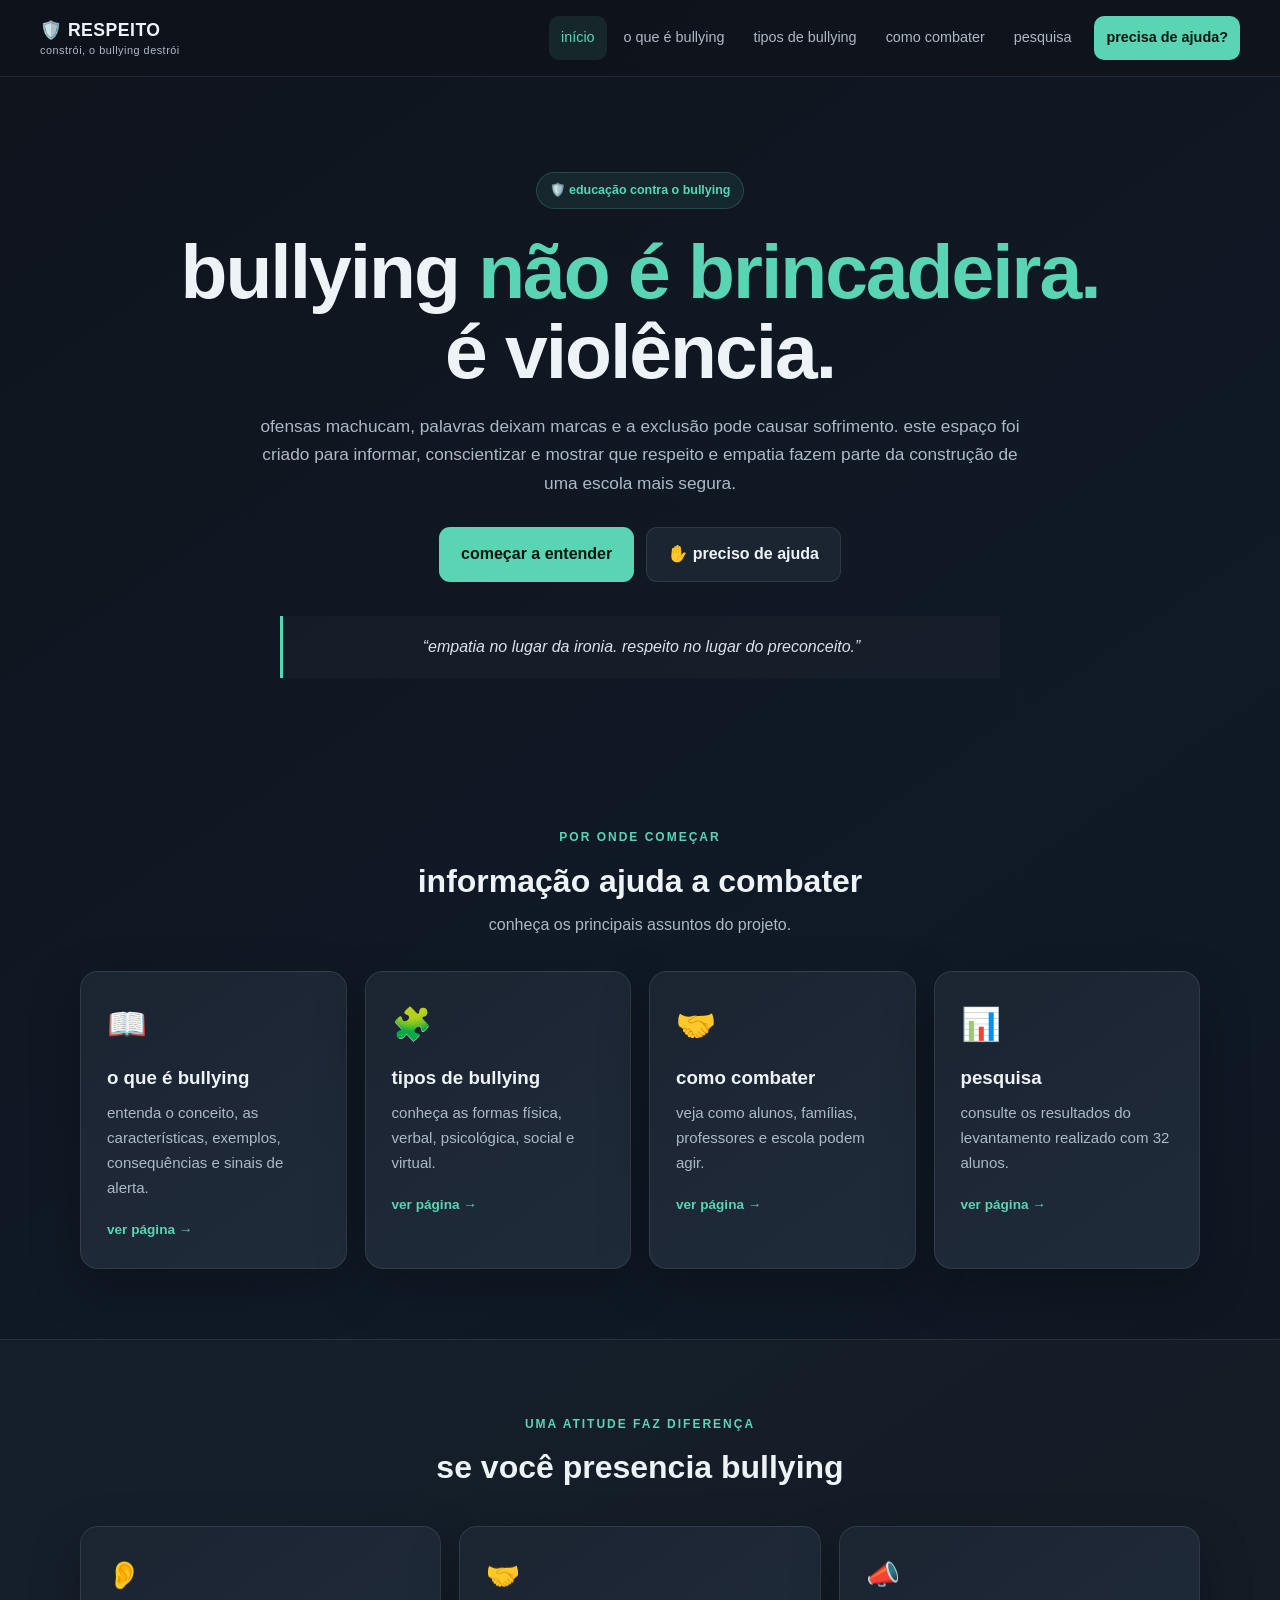
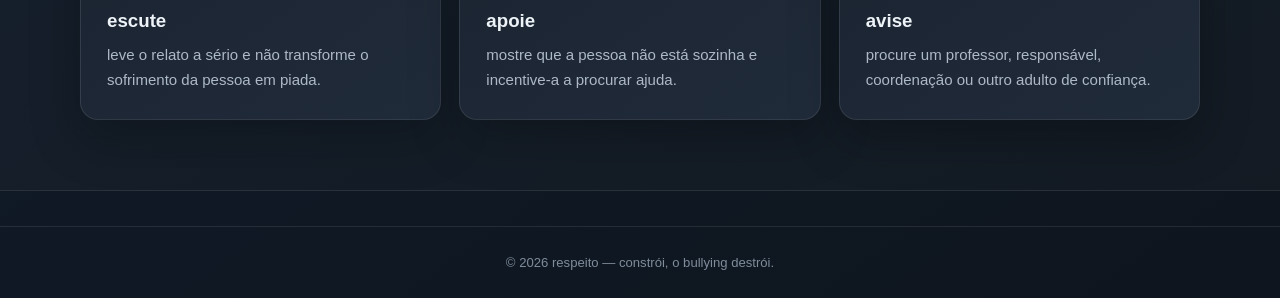
<file: index.html>
<!DOCTYPE html>
<html lang="pt-BR">
<head><meta charset="UTF-8"><meta name="viewport" content="width=device-width, initial-scale=1.0">
<meta name="description" content="site educativo sobre bullying, prevenção, respeito e denúncia.">
<title>início | respeito</title><link rel="stylesheet" href="style.css"></head>
<body>
<header><div class="nav-wrap"><a class="logo" href="index.html">🛡️ RESPEITO<span>constrói, o bullying destrói</span></a>
<button class="menu-toggle" id="menuToggle" aria-label="abrir menu">☰</button><nav id="navMenu"><ul>
<li><a class="nav-link ativo" href="index.html">início</a></li><li><a class="nav-link" href="sobre.html">o que é bullying</a></li>
<li><a class="nav-link" href="tipos.html">tipos de bullying</a></li><li><a class="nav-link" href="combate.html">como combater</a></li>
<li><a class="nav-link" href="pesquisa.html">pesquisa</a></li><li><a class="btn-ajuda" href="contato.html">precisa de ajuda?</a></li>
</ul></nav></div></header>
<main>
<section class="hero"><div class="container"><span class="badge">🛡️ educação contra o bullying</span>
<h1>bullying <span>não é brincadeira.</span><br>é violência.</h1>
<p class="hero-text">ofensas machucam, palavras deixam marcas e a exclusão pode causar sofrimento. este espaço foi criado para informar, conscientizar e mostrar que respeito e empatia fazem parte da construção de uma escola mais segura.</p>
<div class="actions"><a class="btn primary" href="sobre.html">começar a entender</a><a class="btn secondary" href="contato.html">✋ preciso de ajuda</a></div>
<div class="quote">“empatia no lugar da ironia. respeito no lugar do preconceito.”</div></div></section>
<section class="section container"><div class="section-title"><span>por onde começar</span><h2>informação ajuda a combater</h2><p>conheça os principais assuntos do projeto.</p></div>
<div class="cards four">
<a class="card" href="sobre.html"><div class="icon">📖</div><h3>o que é bullying</h3><p>entenda o conceito, as características, exemplos, consequências e sinais de alerta.</p><b>ver página →</b></a>
<a class="card" href="tipos.html"><div class="icon">🧩</div><h3>tipos de bullying</h3><p>conheça as formas física, verbal, psicológica, social e virtual.</p><b>ver página →</b></a>
<a class="card" href="combate.html"><div class="icon">🤝</div><h3>como combater</h3><p>veja como alunos, famílias, professores e escola podem agir.</p><b>ver página →</b></a>
<a class="card" href="pesquisa.html"><div class="icon">📊</div><h3>pesquisa</h3><p>consulte os resultados do levantamento realizado com 32 alunos.</p><b>ver página →</b></a>
</div></section>
<section class="section section-alt"><div class="container"><div class="section-title"><span>uma atitude faz diferença</span><h2>se você presencia bullying</h2></div>
<div class="cards three"><article class="info-card"><div>👂</div><h3>escute</h3><p>leve o relato a sério e não transforme o sofrimento da pessoa em piada.</p></article>
<article class="info-card"><div>🤝</div><h3>apoie</h3><p>mostre que a pessoa não está sozinha e incentive-a a procurar ajuda.</p></article>
<article class="info-card"><div>📣</div><h3>avise</h3><p>procure um professor, responsável, coordenação ou outro adulto de confiança.</p></article></div></div></section>
</main><footer><p>&copy; <span id="ano"></span> respeito — constrói, o bullying destrói.</p></footer>
<script src="script.js"></script></body></html>
</file>
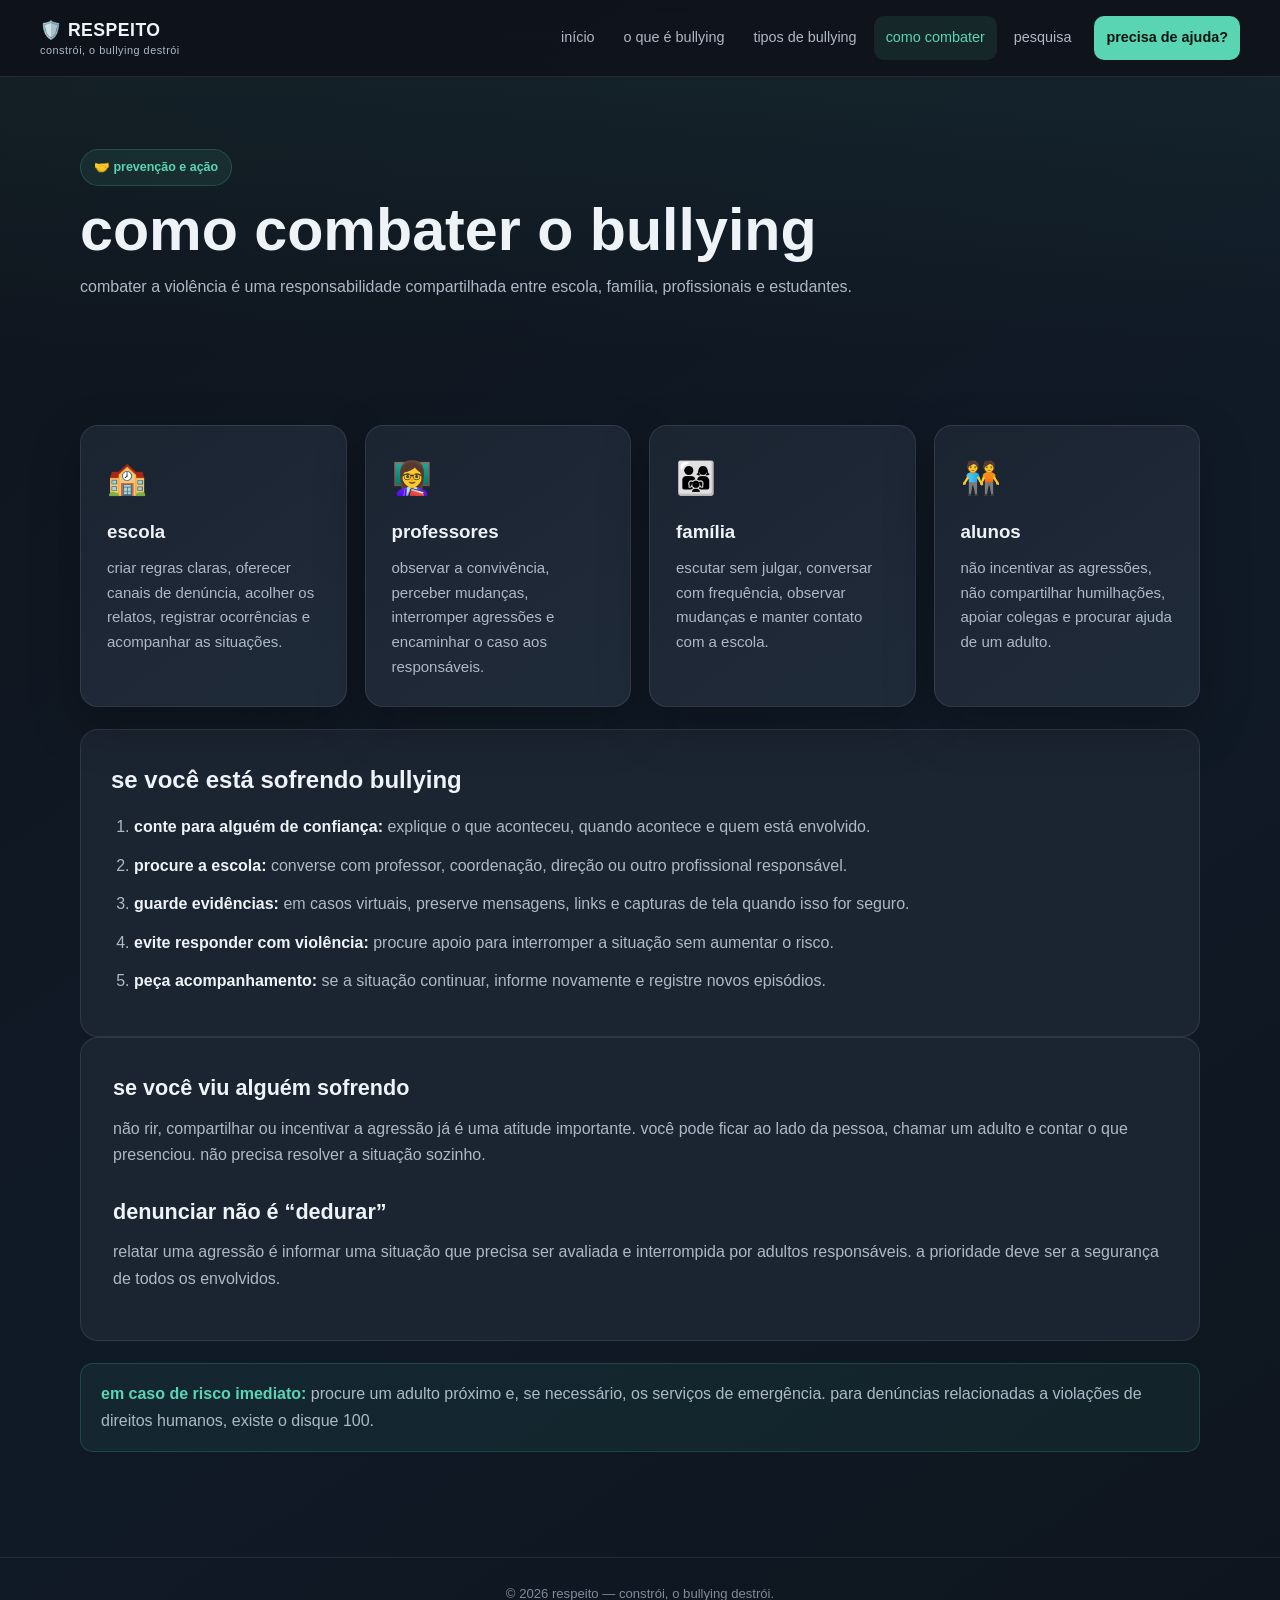
<file: combate.html>
<!DOCTYPE html>
<html lang="pt-BR"><head><meta charset="UTF-8"><meta name="viewport" content="width=device-width, initial-scale=1.0"><title>como combater | respeito</title><link rel="stylesheet" href="style.css"></head>
<body><header><div class="nav-wrap"><a class="logo" href="index.html">🛡️ RESPEITO<span>constrói, o bullying destrói</span></a><button class="menu-toggle" id="menuToggle">☰</button><nav id="navMenu"><ul>
<li><a class="nav-link" href="index.html">início</a></li><li><a class="nav-link" href="sobre.html">o que é bullying</a></li><li><a class="nav-link" href="tipos.html">tipos de bullying</a></li><li><a class="nav-link ativo" href="combate.html">como combater</a></li><li><a class="nav-link" href="pesquisa.html">pesquisa</a></li><li><a class="btn-ajuda" href="contato.html">precisa de ajuda?</a></li>
</ul></nav></div></header><main><section class="page-head"><div class="container"><span class="eyebrow">🤝 prevenção e ação</span><h1>como combater o bullying</h1><p>combater a violência é uma responsabilidade compartilhada entre escola, família, profissionais e estudantes.</p></div></section>
<section class="section container"><div class="cards four">
<article class="role-card"><div class="icon">🏫</div><h3>escola</h3><p>criar regras claras, oferecer canais de denúncia, acolher os relatos, registrar ocorrências e acompanhar as situações.</p></article>
<article class="role-card"><div class="icon">👩‍🏫</div><h3>professores</h3><p>observar a convivência, perceber mudanças, interromper agressões e encaminhar o caso aos responsáveis.</p></article>
<article class="role-card"><div class="icon">👨‍👩‍👧</div><h3>família</h3><p>escutar sem julgar, conversar com frequência, observar mudanças e manter contato com a escola.</p></article>
<article class="role-card"><div class="icon">🧑‍🤝‍🧑</div><h3>alunos</h3><p>não incentivar as agressões, não compartilhar humilhações, apoiar colegas e procurar ajuda de um adulto.</p></article>
</div>
<div class="steps"><h2>se você está sofrendo bullying</h2><ol><li><strong>conte para alguém de confiança:</strong> explique o que aconteceu, quando acontece e quem está envolvido.</li>
<li><strong>procure a escola:</strong> converse com professor, coordenação, direção ou outro profissional responsável.</li>
<li><strong>guarde evidências:</strong> em casos virtuais, preserve mensagens, links e capturas de tela quando isso for seguro.</li>
<li><strong>evite responder com violência:</strong> procure apoio para interromper a situação sem aumentar o risco.</li>
<li><strong>peça acompanhamento:</strong> se a situação continuar, informe novamente e registre novos episódios.</li></ol></div>
<div class="content-box"><h2>se você viu alguém sofrendo</h2><p>não rir, compartilhar ou incentivar a agressão já é uma atitude importante. você pode ficar ao lado da pessoa, chamar um adulto e contar o que presenciou. não precisa resolver a situação sozinho.</p>
<h2>denunciar não é “dedurar”</h2><p>relatar uma agressão é informar uma situação que precisa ser avaliada e interrompida por adultos responsáveis. a prioridade deve ser a segurança de todos os envolvidos.</p></div>
<div class="notice"><strong>em caso de risco imediato:</strong> procure um adulto próximo e, se necessário, os serviços de emergência. para denúncias relacionadas a violações de direitos humanos, existe o disque 100.</div>
</section></main><footer><p>&copy; <span id="ano"></span> respeito — constrói, o bullying destrói.</p></footer><script src="script.js"></script></body></html>
</file>
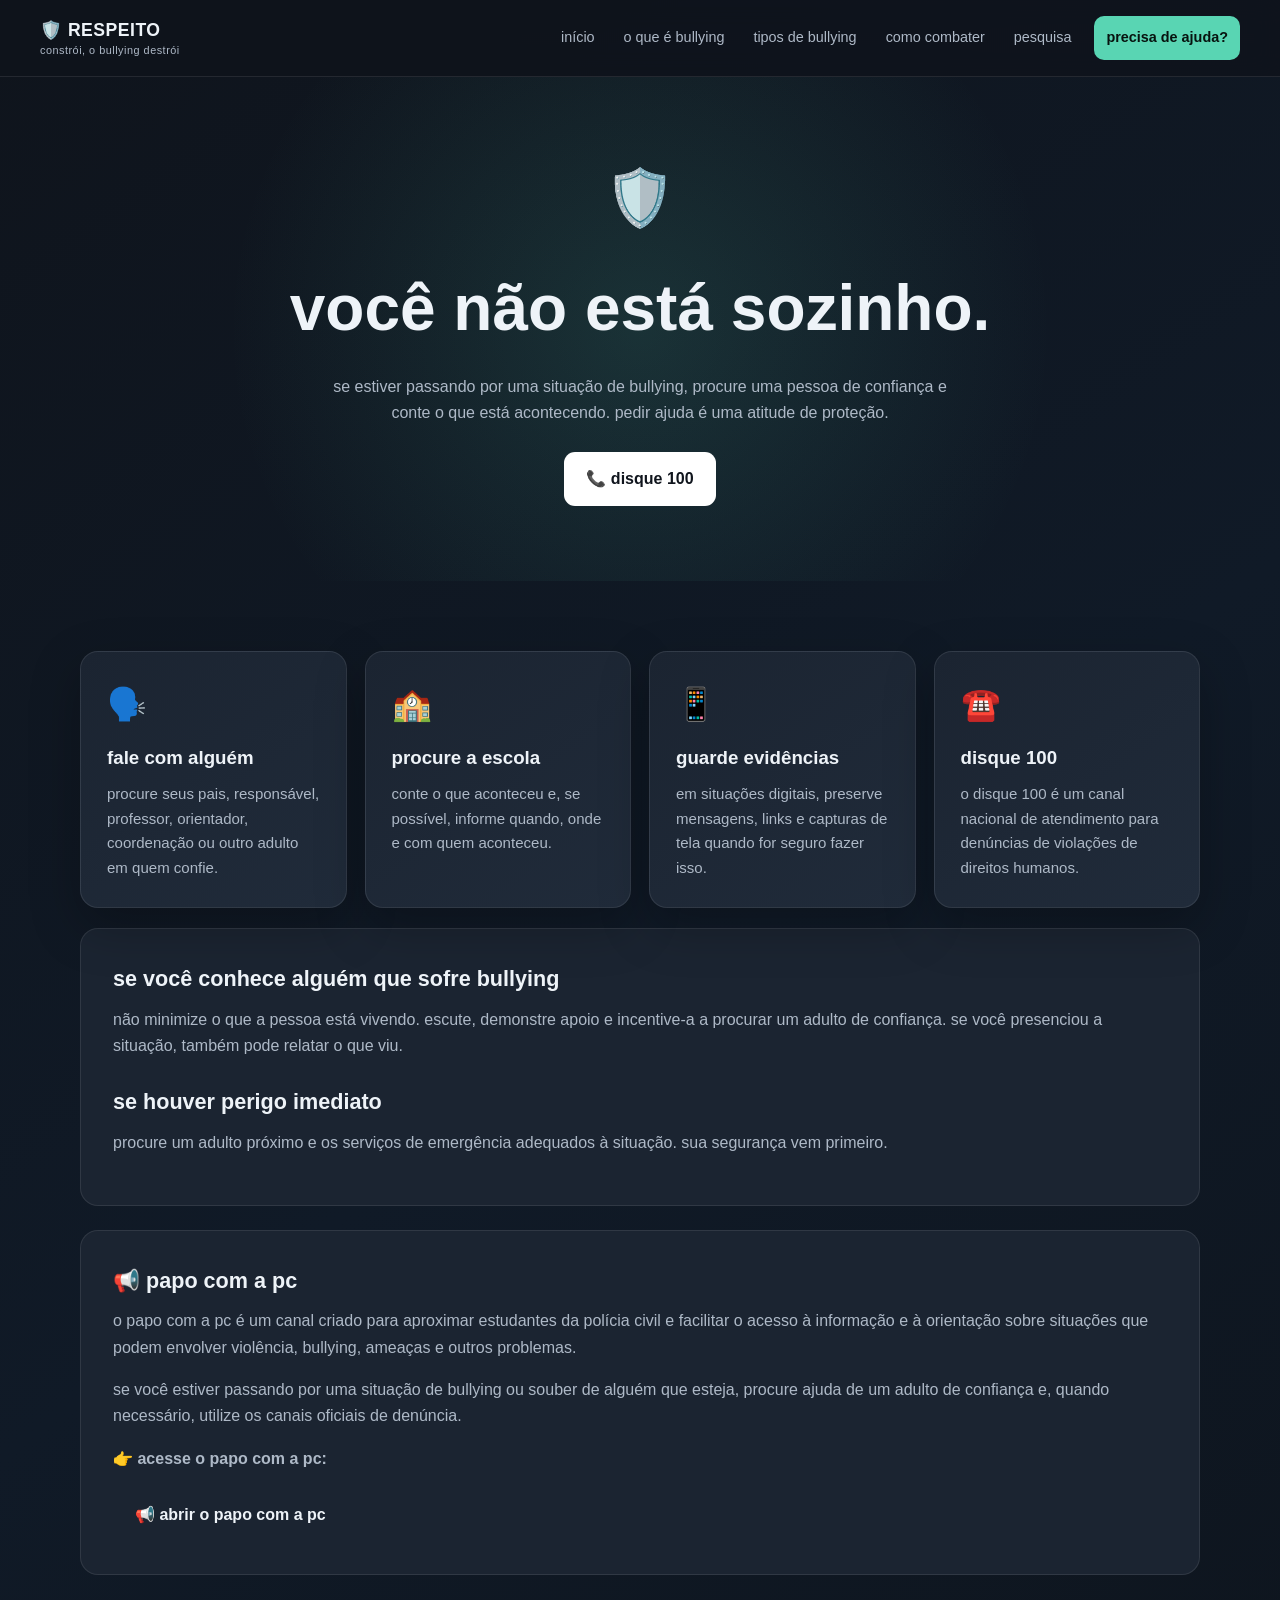
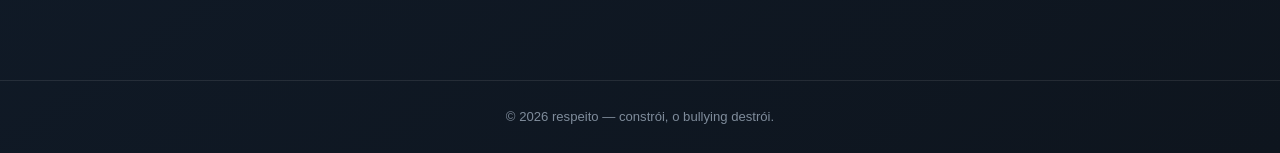
<file: contato.html>
<!DOCTYPE html>
<html lang="pt-BR"><head><meta charset="UTF-8"><meta name="viewport" content="width=device-width, initial-scale=1.0"><title>precisa de ajuda? | respeito</title><link rel="stylesheet" href="style.css"></head>
<body><header><div class="nav-wrap"><a class="logo" href="index.html">🛡️ RESPEITO<span>constrói, o bullying destrói</span></a><button class="menu-toggle" id="menuToggle">☰</button><nav id="navMenu"><ul>
<li><a class="nav-link" href="index.html">início</a></li><li><a class="nav-link" href="sobre.html">o que é bullying</a></li><li><a class="nav-link" href="tipos.html">tipos de bullying</a></li><li><a class="nav-link" href="combate.html">como combater</a></li><li><a class="nav-link" href="pesquisa.html">pesquisa</a></li><li><a class="btn-ajuda ativo" href="contato.html">precisa de ajuda?</a></li>
</ul></nav></div></header><main><section class="help-hero"><div class="container"><div class="help-icon">🛡️</div><h1>você não está sozinho.</h1><p>se estiver passando por uma situação de bullying, procure uma pessoa de confiança e conte o que está acontecendo. pedir ajuda é uma atitude de proteção.</p><a class="btn white" href="tel:100">📞 disque 100</a></div></section>
<section class="section container"><div class="cards four">
<article class="help-card"><div class="icon">🗣️</div><h3>fale com alguém</h3><p>procure seus pais, responsável, professor, orientador, coordenação ou outro adulto em quem confie.</p></article>
<article class="help-card"><div class="icon">🏫</div><h3>procure a escola</h3><p>conte o que aconteceu e, se possível, informe quando, onde e com quem aconteceu.</p></article>
<article class="help-card"><div class="icon">📱</div><h3>guarde evidências</h3><p>em situações digitais, preserve mensagens, links e capturas de tela quando for seguro fazer isso.</p></article>
<article class="help-card"><div class="icon">☎️</div><h3>disque 100</h3><p>o disque 100 é um canal nacional de atendimento para denúncias de violações de direitos humanos.</p></article>
</div><div class="content-box help-box"><h2>se você conhece alguém que sofre bullying</h2><p>não minimize o que a pessoa está vivendo. escute, demonstre apoio e incentive-a a procurar um adulto de confiança. se você presenciou a situação, também pode relatar o que viu.</p><h2>se houver perigo imediato</h2><p>procure um adulto próximo e os serviços de emergência adequados à situação. sua segurança vem primeiro.</p></div>

<div class="content-box help-box" id="papo-com-a-pc" style="margin-top:24px;">
<h2>📢 papo com a pc</h2>
<p>o papo com a pc é um canal criado para aproximar estudantes da polícia civil e facilitar o acesso à informação e à orientação sobre situações que podem envolver violência, bullying, ameaças e outros problemas.</p>
<p>se você estiver passando por uma situação de bullying ou souber de alguém que esteja, procure ajuda de um adulto de confiança e, quando necessário, utilize os canais oficiais de denúncia.</p>
<p><strong>👉 acesse o papo com a pc:</strong></p>
<a class="btn" href="https://share.google/fWw7oKPT0FKXfbp0I" target="_blank" rel="noopener noreferrer">📢 abrir o papo com a pc</a>
</div>

</section></main>
<footer><p>&copy; <span id="ano"></span> respeito — constrói, o bullying destrói.</p></footer><script src="script.js"></script></body></html>
</file>
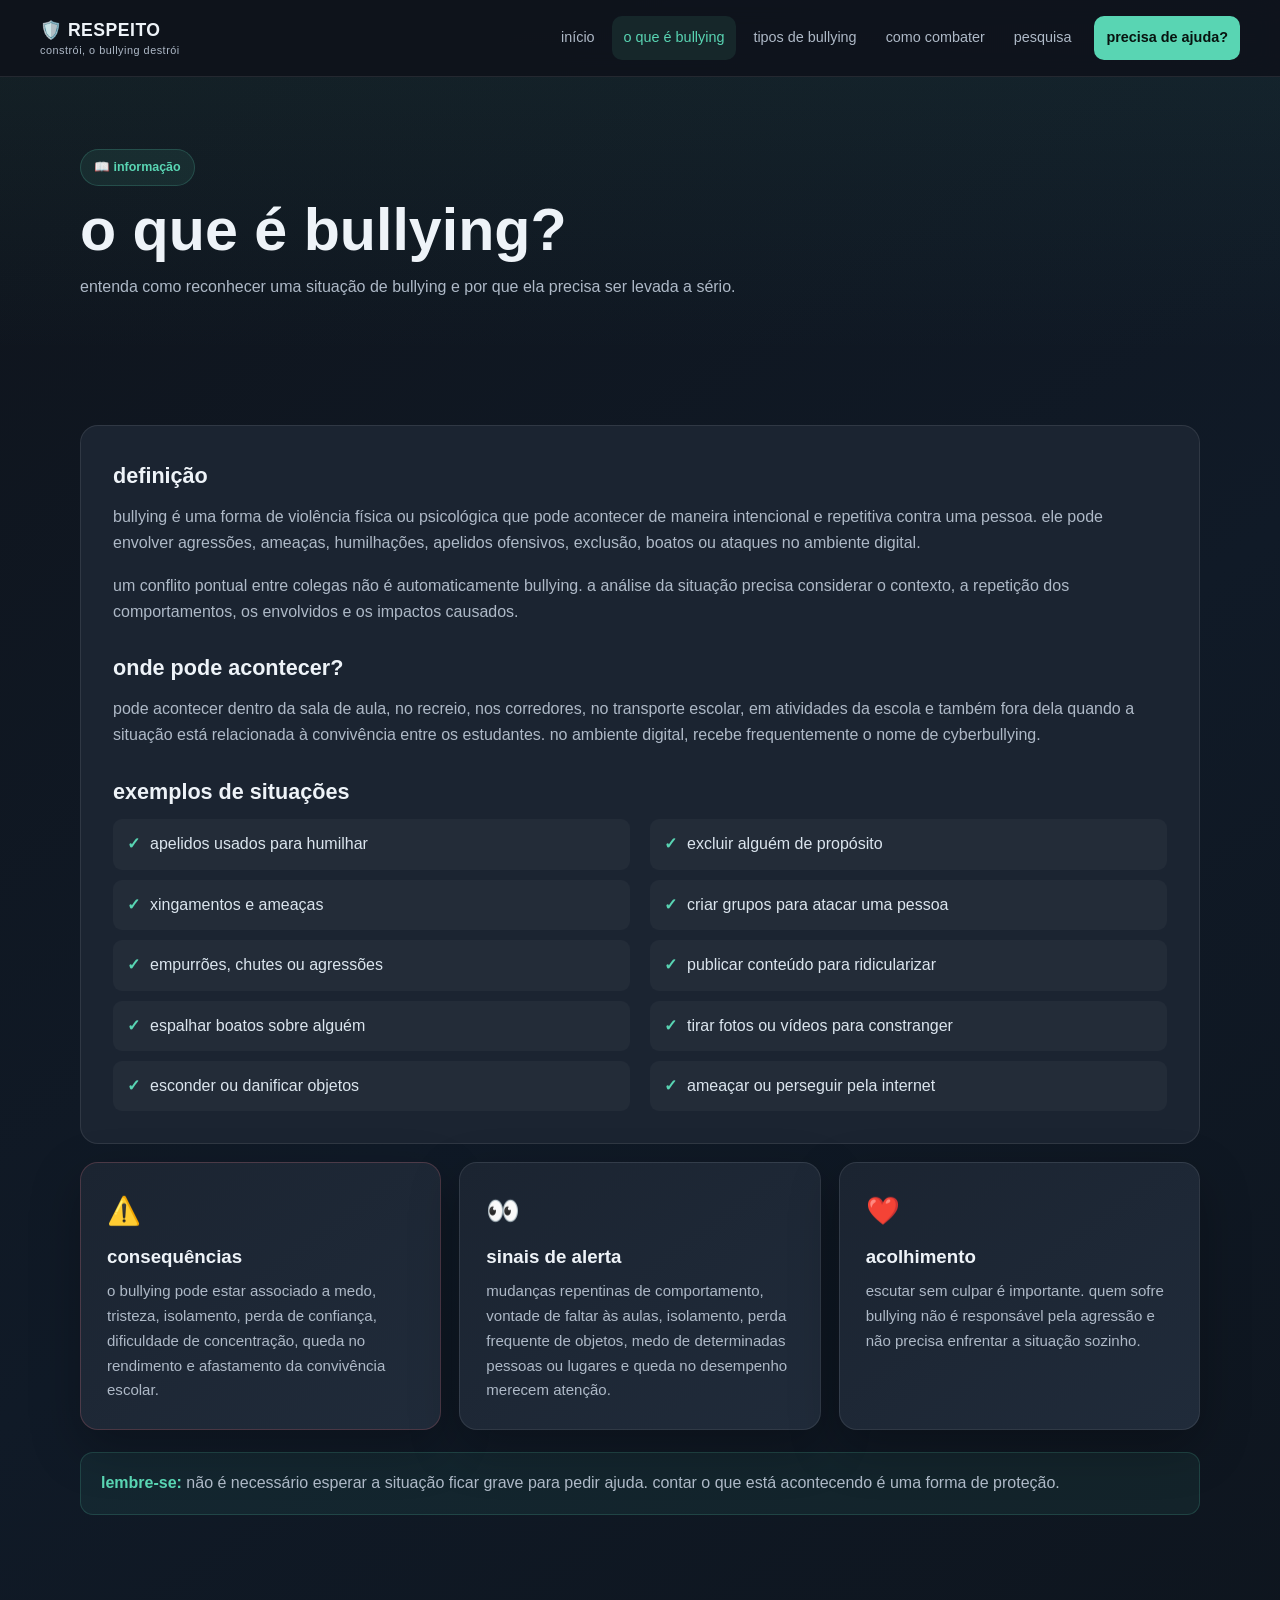
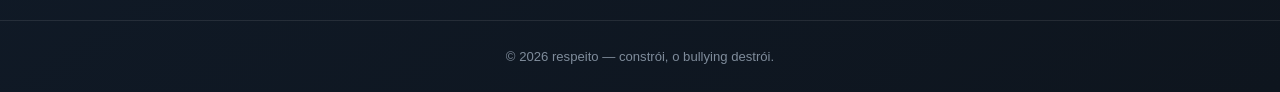
<file: sobre.html>
<!DOCTYPE html>
<html lang="pt-BR"><head><meta charset="UTF-8"><meta name="viewport" content="width=device-width, initial-scale=1.0"><title>o que é bullying | respeito</title><link rel="stylesheet" href="style.css"></head>
<body><header><div class="nav-wrap"><a class="logo" href="index.html">🛡️ RESPEITO<span>constrói, o bullying destrói</span></a><button class="menu-toggle" id="menuToggle">☰</button><nav id="navMenu"><ul>
<li><a class="nav-link" href="index.html">início</a></li><li><a class="nav-link ativo" href="sobre.html">o que é bullying</a></li><li><a class="nav-link" href="tipos.html">tipos de bullying</a></li><li><a class="nav-link" href="combate.html">como combater</a></li><li><a class="nav-link" href="pesquisa.html">pesquisa</a></li><li><a class="btn-ajuda" href="contato.html">precisa de ajuda?</a></li>
</ul></nav></div></header><main>
<section class="page-head"><div class="container"><span class="eyebrow">📖 informação</span><h1>o que é bullying?</h1><p>entenda como reconhecer uma situação de bullying e por que ela precisa ser levada a sério.</p></div></section>
<section class="section container"><div class="content-box">
<h2>definição</h2><p>bullying é uma forma de violência física ou psicológica que pode acontecer de maneira intencional e repetitiva contra uma pessoa. ele pode envolver agressões, ameaças, humilhações, apelidos ofensivos, exclusão, boatos ou ataques no ambiente digital.</p>
<p>um conflito pontual entre colegas não é automaticamente bullying. a análise da situação precisa considerar o contexto, a repetição dos comportamentos, os envolvidos e os impactos causados.</p>
<h2>onde pode acontecer?</h2><p>pode acontecer dentro da sala de aula, no recreio, nos corredores, no transporte escolar, em atividades da escola e também fora dela quando a situação está relacionada à convivência entre os estudantes. no ambiente digital, recebe frequentemente o nome de cyberbullying.</p>
<h2>exemplos de situações</h2><div class="list-grid"><ul class="check-list"><li>apelidos usados para humilhar</li><li>xingamentos e ameaças</li><li>empurrões, chutes ou agressões</li><li>espalhar boatos sobre alguém</li><li>esconder ou danificar objetos</li></ul><ul class="check-list"><li>excluir alguém de propósito</li><li>criar grupos para atacar uma pessoa</li><li>publicar conteúdo para ridicularizar</li><li>tirar fotos ou vídeos para constranger</li><li>ameaçar ou perseguir pela internet</li></ul></div>
</div>
<div class="info-grid"><article class="info-card warning"><div>⚠️</div><h3>consequências</h3><p>o bullying pode estar associado a medo, tristeza, isolamento, perda de confiança, dificuldade de concentração, queda no rendimento e afastamento da convivência escolar.</p></article>
<article class="info-card"><div>👀</div><h3>sinais de alerta</h3><p>mudanças repentinas de comportamento, vontade de faltar às aulas, isolamento, perda frequente de objetos, medo de determinadas pessoas ou lugares e queda no desempenho merecem atenção.</p></article>
<article class="info-card"><div>❤️</div><h3>acolhimento</h3><p>escutar sem culpar é importante. quem sofre bullying não é responsável pela agressão e não precisa enfrentar a situação sozinho.</p></article></div>
<div class="notice"><strong>lembre-se:</strong> não é necessário esperar a situação ficar grave para pedir ajuda. contar o que está acontecendo é uma forma de proteção.</div>
</section></main><footer><p>&copy; <span id="ano"></span> respeito — constrói, o bullying destrói.</p></footer><script src="script.js"></script></body></html>
</file>
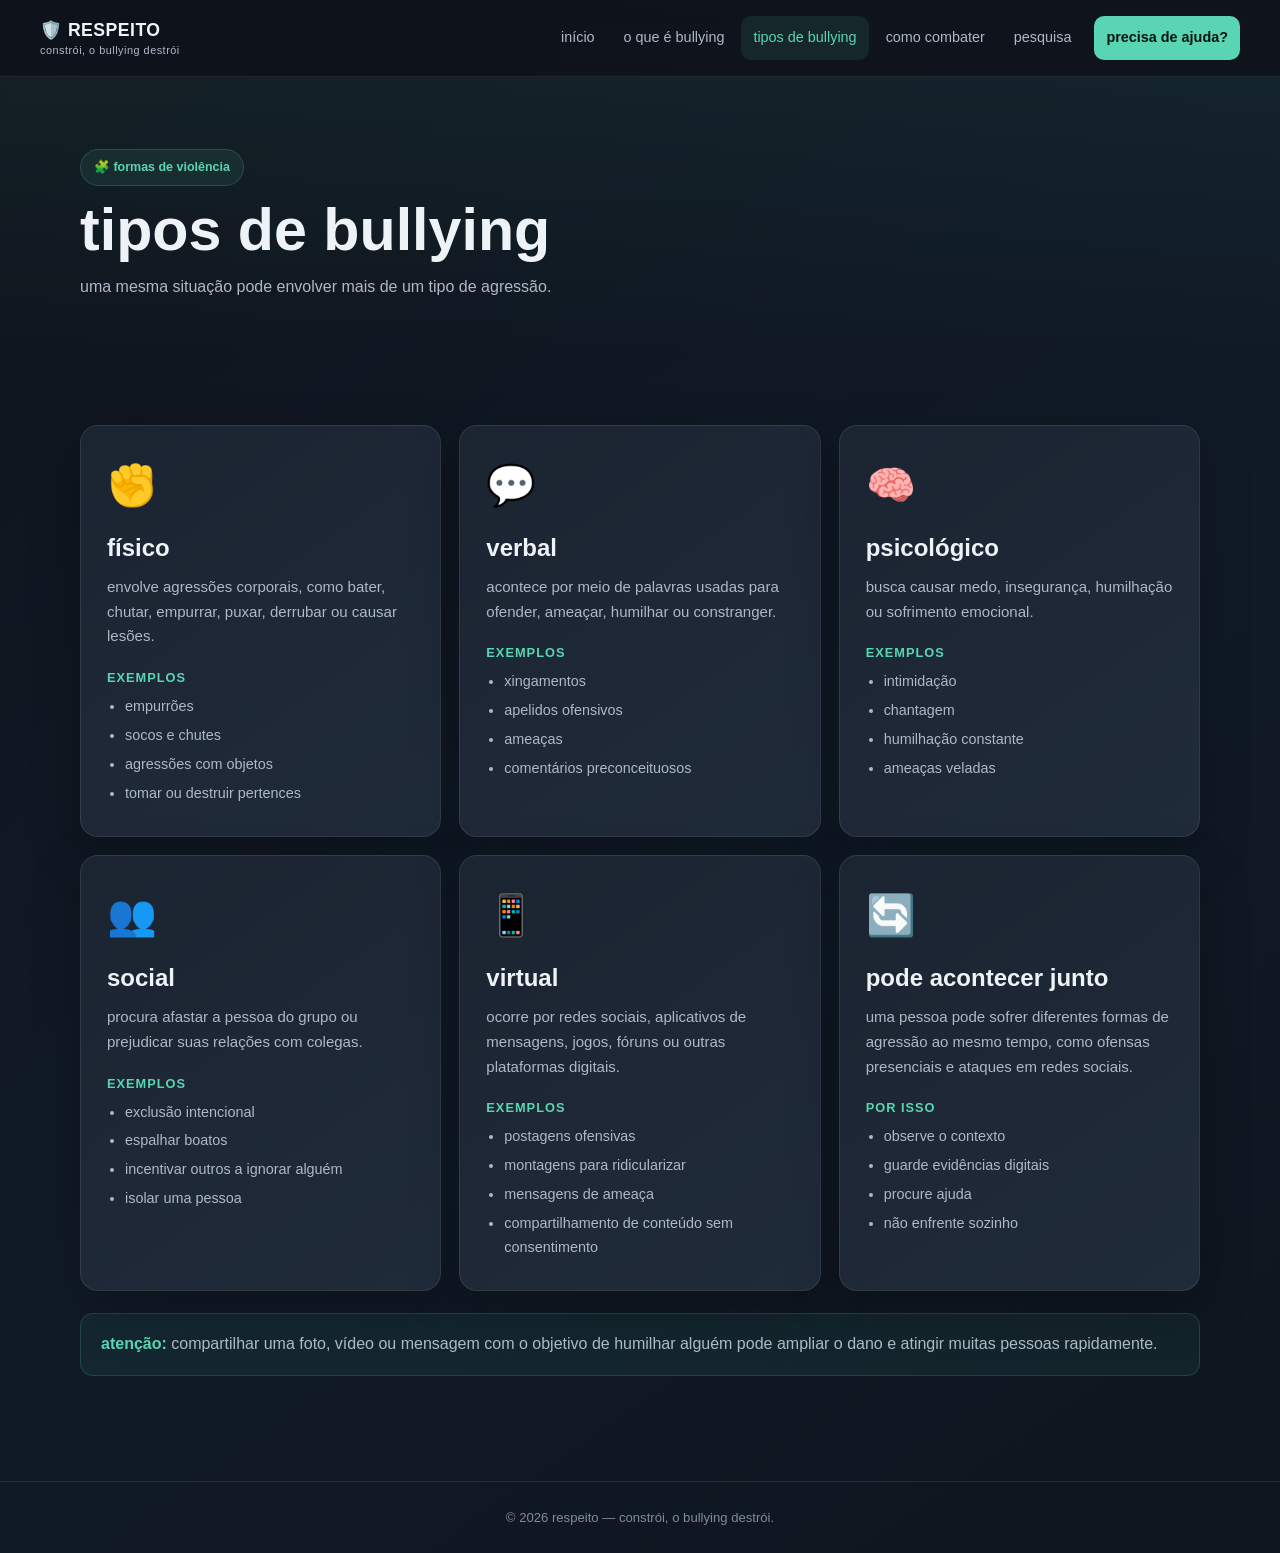
<file: tipos.html>
<!DOCTYPE html>
<html lang="pt-BR"><head><meta charset="UTF-8"><meta name="viewport" content="width=device-width, initial-scale=1.0"><title>tipos de bullying | respeito</title><link rel="stylesheet" href="style.css"></head>
<body><header><div class="nav-wrap"><a class="logo" href="index.html">🛡️ RESPEITO<span>constrói, o bullying destrói</span></a><button class="menu-toggle" id="menuToggle">☰</button><nav id="navMenu"><ul>
<li><a class="nav-link" href="index.html">início</a></li><li><a class="nav-link" href="sobre.html">o que é bullying</a></li><li><a class="nav-link ativo" href="tipos.html">tipos de bullying</a></li><li><a class="nav-link" href="combate.html">como combater</a></li><li><a class="nav-link" href="pesquisa.html">pesquisa</a></li><li><a class="btn-ajuda" href="contato.html">precisa de ajuda?</a></li>
</ul></nav></div></header><main><section class="page-head"><div class="container"><span class="eyebrow">🧩 formas de violência</span><h1>tipos de bullying</h1><p>uma mesma situação pode envolver mais de um tipo de agressão.</p></div></section>
<section class="section container"><div class="cards three">
<article class="type-card"><div class="big-icon">✊</div><h2>físico</h2><p>envolve agressões corporais, como bater, chutar, empurrar, puxar, derrubar ou causar lesões.</p><h4>exemplos</h4><ul><li>empurrões</li><li>socos e chutes</li><li>agressões com objetos</li><li>tomar ou destruir pertences</li></ul></article>
<article class="type-card"><div class="big-icon">💬</div><h2>verbal</h2><p>acontece por meio de palavras usadas para ofender, ameaçar, humilhar ou constranger.</p><h4>exemplos</h4><ul><li>xingamentos</li><li>apelidos ofensivos</li><li>ameaças</li><li>comentários preconceituosos</li></ul></article>
<article class="type-card"><div class="big-icon">🧠</div><h2>psicológico</h2><p>busca causar medo, insegurança, humilhação ou sofrimento emocional.</p><h4>exemplos</h4><ul><li>intimidação</li><li>chantagem</li><li>humilhação constante</li><li>ameaças veladas</li></ul></article>
<article class="type-card"><div class="big-icon">👥</div><h2>social</h2><p>procura afastar a pessoa do grupo ou prejudicar suas relações com colegas.</p><h4>exemplos</h4><ul><li>exclusão intencional</li><li>espalhar boatos</li><li>incentivar outros a ignorar alguém</li><li>isolar uma pessoa</li></ul></article>
<article class="type-card"><div class="big-icon">📱</div><h2>virtual</h2><p>ocorre por redes sociais, aplicativos de mensagens, jogos, fóruns ou outras plataformas digitais.</p><h4>exemplos</h4><ul><li>postagens ofensivas</li><li>montagens para ridicularizar</li><li>mensagens de ameaça</li><li>compartilhamento de conteúdo sem consentimento</li></ul></article>
<article class="type-card"><div class="big-icon">🔄</div><h2>pode acontecer junto</h2><p>uma pessoa pode sofrer diferentes formas de agressão ao mesmo tempo, como ofensas presenciais e ataques em redes sociais.</p><h4>por isso</h4><ul><li>observe o contexto</li><li>guarde evidências digitais</li><li>procure ajuda</li><li>não enfrente sozinho</li></ul></article>
</div><div class="notice"><strong>atenção:</strong> compartilhar uma foto, vídeo ou mensagem com o objetivo de humilhar alguém pode ampliar o dano e atingir muitas pessoas rapidamente.</div></section></main>
<footer><p>&copy; <span id="ano"></span> respeito — constrói, o bullying destrói.</p></footer><script src="script.js"></script></body></html>
</file>
<file: style.css>
/* ==============================
   RESPEITO — estilo principal
   ============================== */
*{box-sizing:border-box;margin:0;padding:0}
:root{
  --bg:#0f141c;--bg2:#151c27;--card:#1b2431;--card2:#202b3a;
  --text:#eef3f8;--muted:#aeb9c7;--accent:#59d5b3;--accent2:#4db5ff;
  --border:rgba(255,255,255,.09);--danger:#ff7d86;--shadow:0 18px 50px rgba(0,0,0,.25)
}
html{scroll-behavior:smooth}
body{font-family:Arial,Helvetica,sans-serif;background:linear-gradient(145deg,var(--bg),#101a27 55%,#0e151e);color:var(--text);min-height:100vh;line-height:1.65}
a{color:inherit;text-decoration:none}
button{font:inherit}
.container{width:min(1120px,92%);margin:auto}
header{position:sticky;top:0;z-index:100;background:rgba(15,20,28,.94);backdrop-filter:blur(12px);border-bottom:1px solid var(--border)}
.nav-wrap{width:min(1200px,94%);margin:auto;min-height:76px;display:flex;align-items:center;gap:28px}
.logo{display:flex;flex-direction:column;font-weight:900;font-size:1.1rem;letter-spacing:.5px;white-space:nowrap}
.logo span{font-size:.68rem;color:var(--muted);font-weight:500;margin-top:-3px}
nav{margin-left:auto}
nav ul{list-style:none;display:flex;align-items:center;gap:5px}
.nav-link,.btn-ajuda{display:block;padding:10px 12px;border-radius:10px;color:var(--muted);font-size:.9rem;transition:.2s}
.nav-link:hover,.nav-link.ativo{background:rgba(89,213,179,.1);color:var(--accent)}
.btn-ajuda{background:var(--accent);color:#07130f;font-weight:800;margin-left:6px}
.btn-ajuda:hover{filter:brightness(1.08);transform:translateY(-1px)}
.menu-toggle{display:none;margin-left:auto;background:transparent;color:var(--text);border:1px solid var(--border);border-radius:9px;padding:8px 12px;cursor:pointer;font-size:1.2rem}
main{min-height:calc(100vh - 140px)}
.hero{padding:95px 0 75px;text-align:center}
.badge,.eyebrow{display:inline-block;color:var(--accent);background:rgba(89,213,179,.09);border:1px solid rgba(89,213,179,.2);padding:7px 13px;border-radius:999px;font-size:.78rem;font-weight:700;text-transform:lowercase}
.hero h1{font-size:clamp(2.4rem,6vw,5rem);line-height:1.05;margin:22px 0 20px;letter-spacing:-2px}
.hero h1 span{color:var(--accent)}
.hero-text{max-width:760px;margin:auto;color:var(--muted);font-size:1.08rem}
.actions{display:flex;justify-content:center;gap:12px;flex-wrap:wrap;margin:30px 0}
.btn{display:inline-flex;align-items:center;justify-content:center;padding:13px 21px;border-radius:11px;font-weight:800;transition:.2s;border:1px solid transparent}
.btn.primary{background:var(--accent);color:#07130f}
.btn.secondary{border-color:var(--border);background:var(--card);color:var(--text)}
.btn:hover{transform:translateY(-2px)}
.quote{max-width:720px;margin:34px auto 0;padding:18px;border-left:3px solid var(--accent);background:rgba(255,255,255,.025);color:#d9e2eb;font-style:italic}
.section{padding:70px 0}
.section-title{text-align:center;margin-bottom:32px}
.section-title span{color:var(--accent);font-size:.75rem;text-transform:uppercase;font-weight:800;letter-spacing:2px}
.section-title h2{font-size:2rem;margin:5px 0}
.section-title p,.page-head p{color:var(--muted)}
.cards{display:grid;gap:18px}
.cards.four{grid-template-columns:repeat(4,1fr)}
.cards.three{grid-template-columns:repeat(3,1fr)}
.card,.type-card,.role-card,.help-card,.info-card{background:linear-gradient(145deg,var(--card),var(--card2));border:1px solid var(--border);border-radius:18px;padding:26px;box-shadow:var(--shadow);transition:.25s}
.card:hover{transform:translateY(-5px);border-color:rgba(89,213,179,.3)}
.card .icon,.role-card .icon,.help-card .icon{font-size:2rem;margin-bottom:12px}
.card h3,.role-card h3,.help-card h3{margin-bottom:8px;text-transform:lowercase}
.card p,.role-card p,.help-card p,.type-card p,.info-card p{color:var(--muted);font-size:.94rem}
.card b{display:inline-block;margin-top:18px;color:var(--accent);font-size:.85rem}
.page-head{padding:72px 0 55px;background:linear-gradient(180deg,rgba(89,213,179,.06),transparent)}
.page-head h1{font-size:clamp(2.2rem,5vw,3.7rem);line-height:1.05;margin:13px 0}
.total{display:inline-block;margin-top:20px;background:var(--accent);color:#07130f;padding:8px 13px;border-radius:9px;font-weight:900;font-size:.85rem}
.content-box{background:var(--card);border:1px solid var(--border);border-radius:18px;padding:32px}
.content-box h2{font-size:1.35rem;margin-bottom:10px;margin-top:25px}
.content-box h2:first-child{margin-top:0}
.content-box p{color:var(--muted);margin-bottom:16px}
.list-grid{display:grid;grid-template-columns:1fr 1fr;gap:20px}
.check-list{list-style:none;display:grid;gap:10px}
.check-list li{background:rgba(255,255,255,.035);padding:12px 14px;border-radius:9px;color:#dbe5ee}
.check-list li::before{content:"✓";color:var(--accent);font-weight:bold;margin-right:10px}
.info-grid{display:grid;grid-template-columns:repeat(3,1fr);gap:18px;margin-top:18px}
.info-card>div{font-size:1.7rem;margin-bottom:8px}.info-card h3{margin-bottom:6px}
.warning{border-color:rgba(255,125,134,.2)}
.type-card{min-height:240px}.big-icon{font-size:2.5rem;margin-bottom:10px}.type-card h2{margin-bottom:7px;text-transform:lowercase}
.notice{margin-top:22px;padding:17px 20px;background:rgba(89,213,179,.07);border:1px solid rgba(89,213,179,.18);border-radius:13px;color:var(--muted)}
.notice strong{color:var(--accent)}
.steps{margin-top:22px;background:var(--card);border:1px solid var(--border);border-radius:18px;padding:30px}
.steps h2{margin-bottom:15px}.steps ol{padding-left:23px;color:var(--muted)}.steps li{margin:12px 0}.steps strong{color:var(--text)}
.research-intro{display:flex;gap:20px;align-items:center;background:var(--card);border:1px solid var(--border);border-radius:18px;padding:28px}
.research-intro .icon{font-size:2.5rem}.research-intro h2{margin-bottom:5px}.research-intro p{color:var(--muted)}
.research-grid{display:grid;grid-template-columns:repeat(3,1fr);gap:18px;margin-top:18px}
.result-card{background:var(--card2);border:1px solid var(--border);border-radius:16px;padding:28px;text-align:center}
.result-card strong{display:block;font-size:2.1rem;color:var(--accent)}.result-card span{color:var(--muted)}
.help-hero{text-align:center;padding:75px 0;background:radial-gradient(circle at center,rgba(89,213,179,.14),transparent 60%)}
.help-icon{font-size:3.5rem}.help-hero h1{font-size:clamp(2.4rem,5vw,4rem);margin:12px 0}.help-hero p{max-width:650px;margin:0 auto 25px;color:var(--muted)}
.btn.white{background:#fff;color:#10151d}
footer{border-top:1px solid var(--border);padding:25px;text-align:center;color:#7f8c9b;font-size:.82rem;margin-top:35px}
@media(max-width:900px){
  .cards.four{grid-template-columns:repeat(2,1fr)}.cards.three{grid-template-columns:repeat(2,1fr)}
  nav{display:none;position:absolute;top:76px;left:0;right:0;background:#111821;border-bottom:1px solid var(--border);padding:12px}
  nav.aberto{display:block}nav ul{flex-direction:column;align-items:stretch}
  .nav-link,.btn-ajuda{text-align:center;margin:0}.menu-toggle{display:block}
}
@media(max-width:600px){
  .hero{padding:65px 0 45px}.hero h1{letter-spacing:-1px}.hero-text{font-size:1rem}
  .cards.four,.cards.three,.info-grid,.research-grid,.list-grid{grid-template-columns:1fr}
  .content-box,.steps,.research-intro,.card,.type-card,.role-card,.help-card{padding:21px}
  .nav-wrap{min-height:68px}.logo{font-size:1rem}
}

/* complementos da pesquisa e conteúdo */
.section-alt{background:rgba(255,255,255,.018);border-top:1px solid var(--border);border-bottom:1px solid var(--border)}
.type-card h4{margin-top:18px;margin-bottom:7px;color:var(--accent);font-size:.8rem;text-transform:uppercase;letter-spacing:1px}
.type-card ul{padding-left:18px;color:var(--muted);font-size:.9rem}.type-card li{margin:5px 0}
.donut-row{display:grid;grid-template-columns:repeat(3,1fr);gap:18px;margin-top:20px}
.donut-card{background:linear-gradient(145deg,var(--card),var(--card2));border:1px solid var(--border);border-radius:18px;padding:24px;text-align:center}
.donut-card h3{margin-bottom:15px;text-transform:lowercase}.canvas-wrap{height:210px;position:relative;display:flex;justify-content:center;align-items:center}
.canvas-wrap canvas{max-width:190px;max-height:190px}
.donut-legend{display:grid;gap:8px;margin-top:8px;text-align:left}.donut-legend div{display:flex;justify-content:space-between;gap:10px;color:var(--muted);font-size:.83rem}.donut-legend strong{color:var(--text)}
.bar-panels{display:grid;grid-template-columns:1fr 1fr;gap:18px;margin-top:18px}.bar-panel{background:var(--card);border:1px solid var(--border);border-radius:18px;padding:25px}.bar-panel:last-child{grid-column:1/-1}
.bar-panel h3{margin-bottom:20px}.bars{display:grid;gap:15px}.bar-row>div{display:flex;justify-content:space-between;gap:10px;color:var(--muted);font-size:.84rem;margin-bottom:6px}.bar-row b{color:var(--text)}
.bar-row i{display:block;height:9px;border-radius:99px;background:linear-gradient(90deg,var(--accent),var(--accent2));min-width:3px}
.research-extra{display:grid;grid-template-columns:1fr 1fr;gap:18px;margin-top:18px}.help-box{margin-top:20px}
@media(max-width:900px){.donut-row{grid-template-columns:1fr 1fr}.bar-panels{grid-template-columns:1fr}.bar-panel:last-child{grid-column:auto}.research-extra{grid-template-columns:1fr}}
@media(max-width:600px){.donut-row{grid-template-columns:1fr}.bar-panel{padding:20px}.canvas-wrap{height:190px}}
</file>
